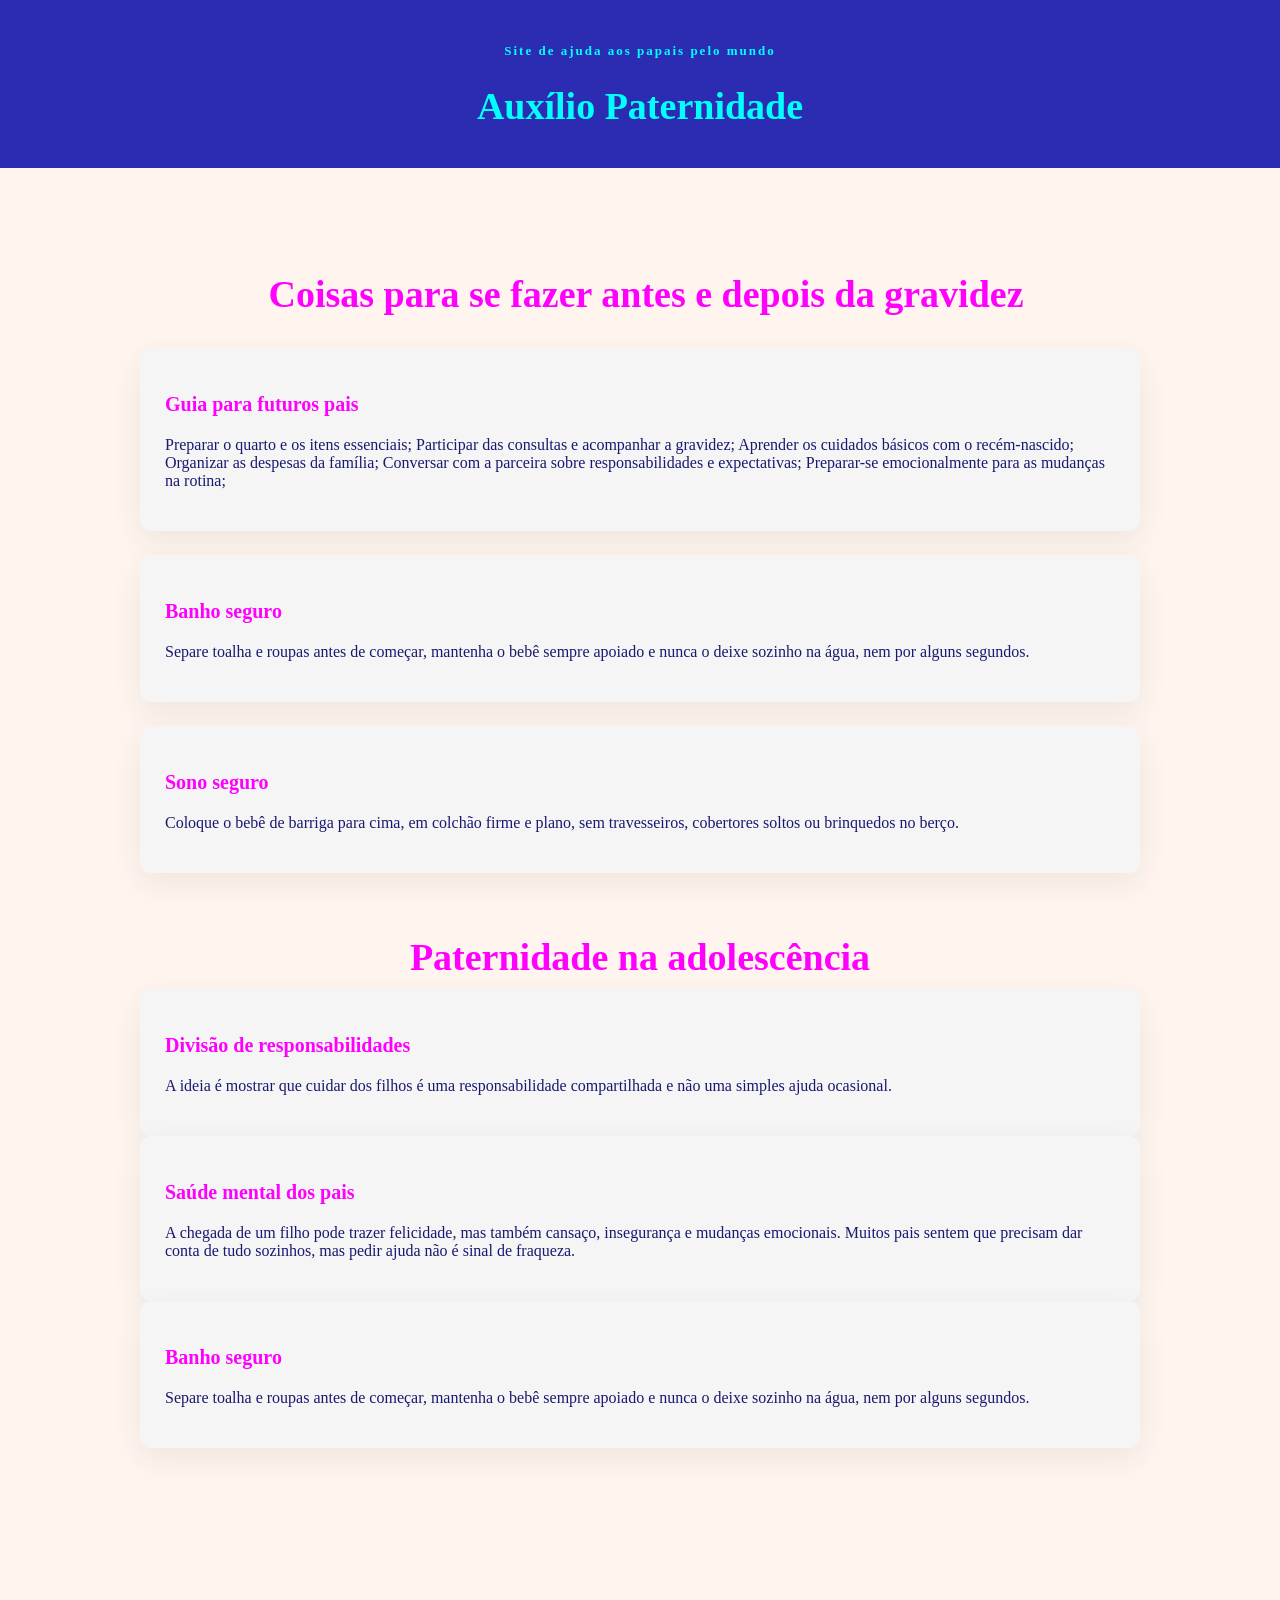
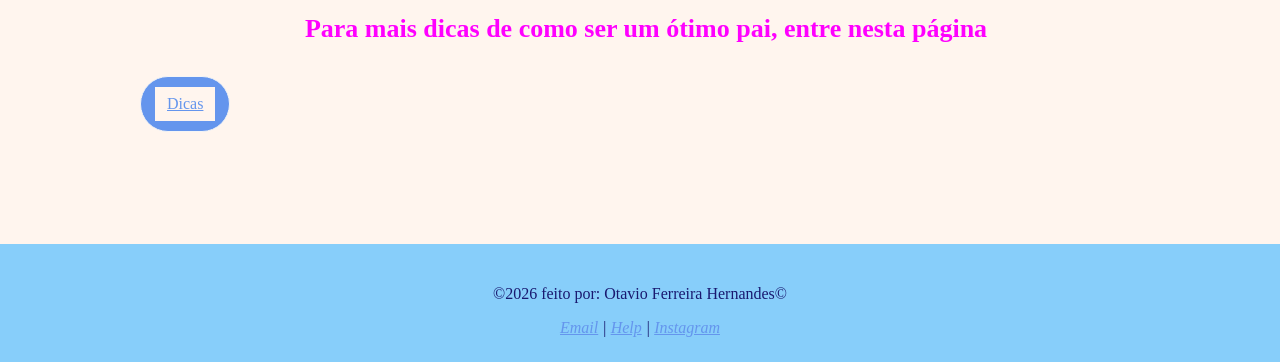
<file: index.html>
<!DOCTYPE html>
<html lang="pt-br">
<head>
    <meta charset="UTF-8">
    <meta name="viewport" content="width=device-width, initial-scale=1.0">
    <title>Auxílio Paternidade</title>

    <link rel="stylesheet" href="./style/style.css">

</head>
<body>
    <header class="cabecalho">
        <div class="container">
            <p align="center" class="etiqueta">
                Site de ajuda aos papais pelo mundo
            </p>

            <h1 align="center">Auxílio Paternidade</h1>


        </div>
    </header>

    <main>
        <section class="secao">
            <div class="container">
                <h1 align="center" class="titulo-secao">
                    Coisas para se fazer antes e depois da gravidez
                </h1>

                <div class="grade-cards">
                    <article class="card">
                        <h3>
                            Guia para futuros pais 
                        </h3>
                        <p>
                            Preparar o quarto e os itens essenciais;  
                            Participar das consultas e acompanhar a gravidez;
                            Aprender os cuidados básicos com o recém-nascido;
                            Organizar as despesas da família;
                            Conversar com a parceira sobre responsabilidades e expectativas;
                            Preparar-se emocionalmente para as mudanças na rotina;
                        </p>
                    </article>
                    <article class="card">
                        <h3> Banho seguro</h3>
                        <p>         
                            Separe toalha e roupas antes de começar, mantenha o bebê sempre apoiado
                            e nunca o deixe sozinho na água, nem por alguns segundos.
                        </p>
                    </article>
                    <article class="card">
                        <h3> Sono seguro </h3>
                        <p>          
                            Coloque o bebê de barriga para cima, em colchão firme e plano,
                            sem travesseiros, cobertores soltos ou brinquedos no berço.
                        </p>
                    </article>
                    <article>
                        <h1 align="center">
                            Paternidade na adolescência
                        </h1>
                    <article class="card2">
                        <h3> Divisão de responsabilidades</h3>
                        <p>         
                            A ideia é mostrar que cuidar dos filhos é uma responsabilidade compartilhada
                            e não uma simples ajuda ocasional.
                        </p>
                    </article>
                    <article class="card2">
                        <h3> Saúde mental dos pais</h3>
                        <p>         
                            A chegada de um filho pode trazer felicidade, mas também cansaço, insegurança e mudanças emocionais.
                            Muitos pais sentem que precisam dar conta de tudo sozinhos, mas pedir ajuda não é sinal de fraqueza.
                        </p>
                    </article>
                    <article class="card2">
                        <h3> Banho seguro</h3>
                        <p>         
                            Separe toalha e roupas antes de começar, mantenha o bebê sempre apoiado
                            e nunca o deixe sozinho na água, nem por alguns segundos.
                        </p>
                    </article>
                </div>

            </div>

        </section>
        <section class="secao secao-tecnologias">
            <div class="container">
                <h2 align="center" class="titulo-secao">
                    Para mais dicas de como ser um ótimo pai, entre nesta página
                </h2>
                 <nav class="menu-principal"></nav>
                <ul class="Lista-tecnologia">
                <li><a class="menu-link" href="página2.html">Dicas</a></li>
                
            </nav>
                </ul>
            </div>
        </section>
    </main>
    <footer class="rodape">
        <div class="container">
            <p>&copy;2026 feito por: Otavio Ferreira Hernandes&copy;</p>

            <address>
                <a href="mailto:AuxilioPapais@gmail.com">Email</a>
                <span> |</span>
                <a href="tel: +00 67 12345678910">Help</a>
                <span> | </span>
                <a href="https//.AuxilioPapais.com.br" >Instagram</a>
            </address>
        </div>
    </footer>

</body>
</html>
</file>
<file: style/style.css>
*{
    box-sizing: border-box;
}
body{
    margin: 0;

    background-color: seashell;
    color: midnightblue;

    font-family: 'Times New Roman', Times, serif;
}

h1, h2, h3{
    color: fuchsia;
}

h1{
    font-size: 38px;
    margin-bottom: 10px;
}

h2{
    font-size: 26px;
}

h3{
    font-size: 20px;
}

a{
    color: cornflowerblue;
}

.container{
    width: 90%;
    max-width: 1000px;

    margin: 0 auto;
}

.cabecalho{
    background-color: rgb(44, 44, 179);
    color: aliceblue;

    padding: 30px 0;
}

.cabecalho h1{
    color: aqua;
    font-weight: 900;
}

.etiqueta{
    margin-bottom: 5px;

    color: aqua;

    font-size: 13px;

    font-weight: bolder;

    letter-spacing: 2px;
}

.subtitulo{
    max-width: 700px;    
}

.menu-lista{
    margin: 20px 0 0;
    padding: 0;

    list-style: none;
}

.menu-lista li{
    display: table-caption;

    margin-right: 10px;
    margin-bottom: 8px;
}

.menu-link{
    display: inline-block;
    padding: 8px 12px;
    display: inline-block;
    background-color: seashell;
}

.secao{
    padding: 72px 0;
}

.titulo-secao{
    margin-bottom: 32px;
    padding-left: 12px;

}

.grade-cards{
    display: grid;
    gap: 24px;
}

.card{
    padding: 24px;

    background-color: rgb(245, 245, 245);
    border: 1px solid rgb(245, 245, 245);
    border-radius: 10px;
    box-shadow: 0 10px 30px rgba(20, 45, 70, 0.08);
}

.card2{
    padding: 24px;
    
    background-color: rgb(245, 245, 245);
    border: 1px solid rgb(245, 245, 245);
    border-radius: 10px;
    box-shadow: 0 10px 30px rgba(20, 45, 70, 0.08);
    
}
.Lista-tecnologia{
    list-style: none;
    padding: 0;
    margin: 0;
}

.Lista-tecnologia li{
    padding: 10px 14px;
    background-color: cornflowerblue;
    display: inline-block;
    border: 1px solid whitesmoke;
    border-radius: 999px;
}

.rodape{
    margin-top: 40px;
    padding: 25px;
    background-color: lightskyblue;
    
    text-align: center;
}

.rodape address{
    font-style: italic;
    
}
</file>
